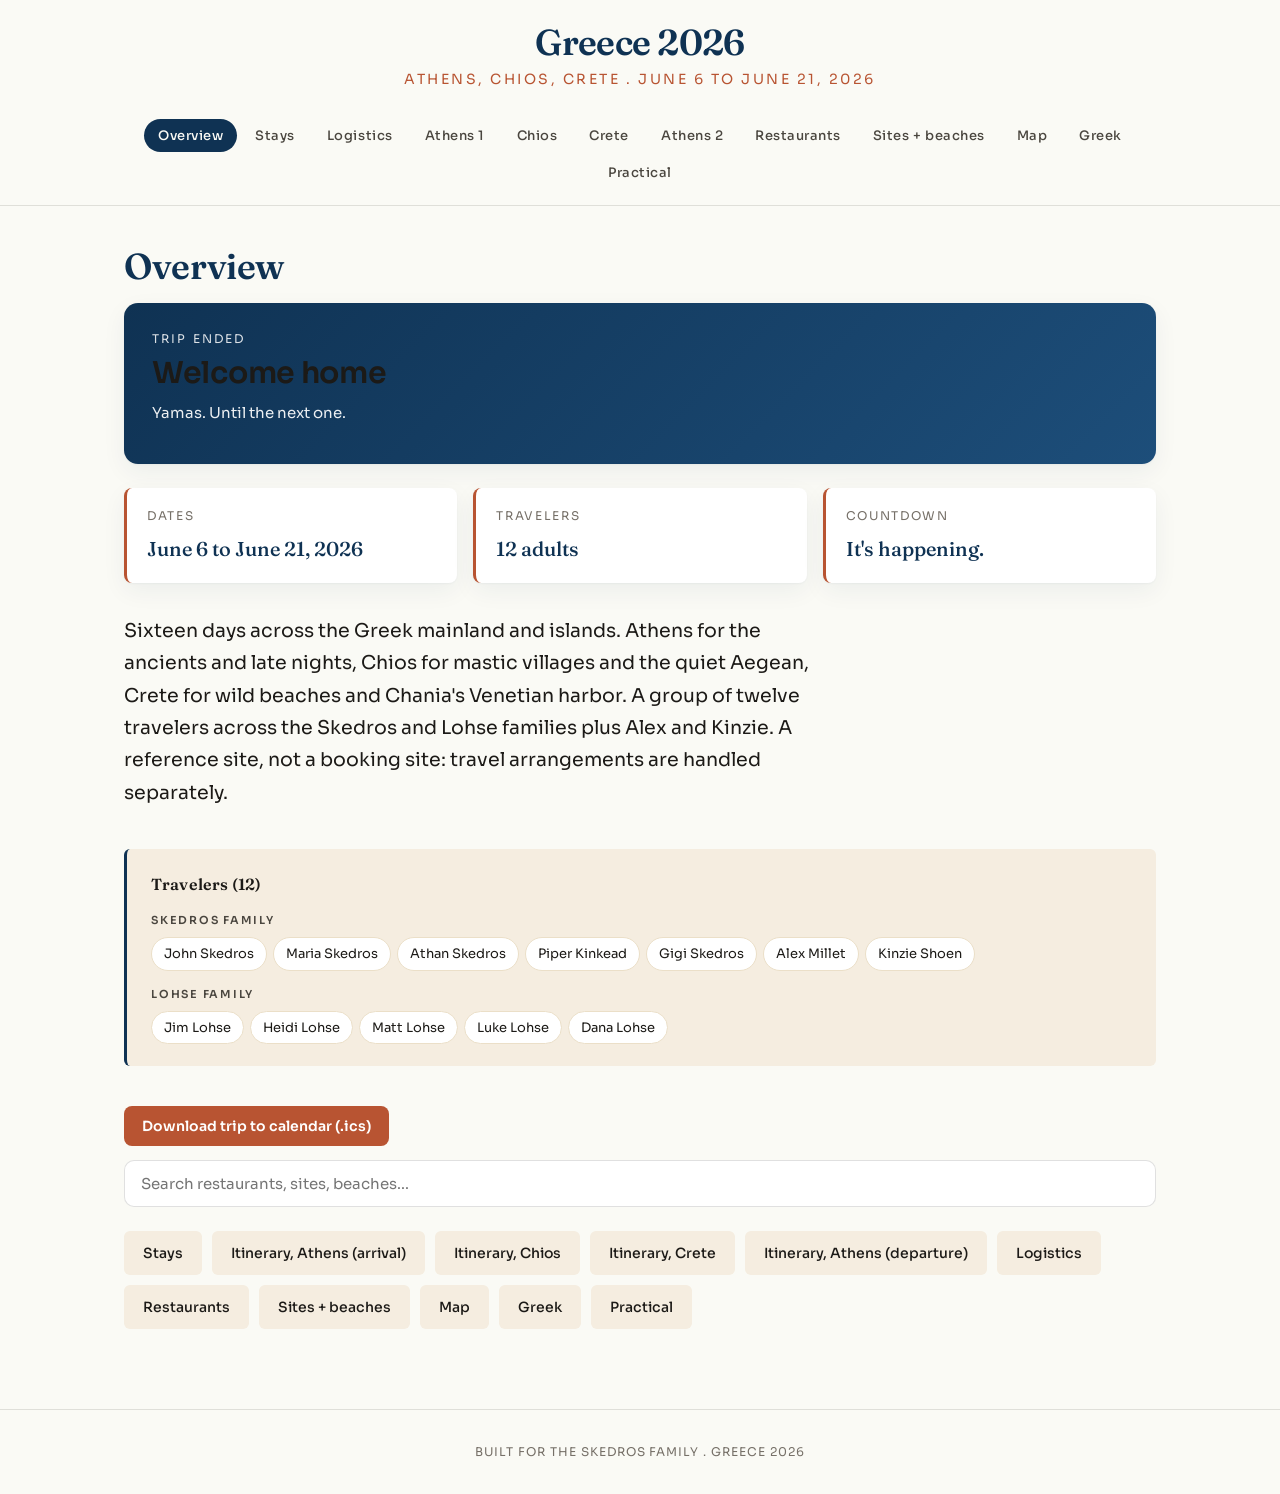
<file: index.html>
<!DOCTYPE html>
<html lang="en">
<head>
  <meta charset="UTF-8">
  <meta name="viewport" content="width=device-width, initial-scale=1.0">
  <meta name="description" content="Greece 2026 trip planner. Athens, Chios, Crete. June 5 to 21.">
  <title>Greece 2026</title>

  <!-- Aggressive cleanup: remove any stale service worker from the old PWA version
       and force a one-time reload so fresh content is fetched. Runs BEFORE the rest
       of the page so cached scripts don't get a chance to run with old data. -->
  <script>
  (function () {
    if (sessionStorage.getItem('greece_sw_cleaned') === '1') return;
    if (!('serviceWorker' in navigator)) return;
    navigator.serviceWorker.getRegistrations().then(function (regs) {
      var hadSW = regs.length > 0;
      Promise.all(regs.map(function (r) { return r.unregister(); })).then(function () {
        var clearCaches = ('caches' in window)
          ? caches.keys().then(function (ns) { return Promise.all(ns.map(function (n) { return caches.delete(n); })); })
          : Promise.resolve();
        clearCaches.then(function () {
          if (hadSW) {
            sessionStorage.setItem('greece_sw_cleaned', '1');
            window.location.reload();
          }
        });
      });
    });
  })();
  </script>

  <!-- Fonts -->
  <link rel="preconnect" href="https://fonts.googleapis.com">
  <link rel="preconnect" href="https://fonts.gstatic.com" crossorigin>
  <link href="https://fonts.googleapis.com/css2?family=Fraunces:opsz,wght@9..144,400;9..144,500;9..144,600;9..144,700&family=Sora:wght@300;400;500;600;700&display=swap" rel="stylesheet">

  <!-- Styles -->
  <link rel="stylesheet" href="styles.css?v=20260601">
</head>
<body>

  <header class="site-header">
    <div class="layout">
      <div class="brand">
        <h1 class="brand__title">Greece 2026</h1>
        <p class="brand__sub">Loading...</p>
      </div>
      <nav class="nav">
        <button class="nav__btn is-active" data-target="section-overview">Overview</button>
        <button class="nav__btn" data-target="section-stays">Stays</button>
        <button class="nav__btn" data-target="section-logistics">Logistics</button>
        <button class="nav__btn" data-target="section-athens1">Athens 1</button>
        <button class="nav__btn" data-target="section-chios">Chios</button>
        <button class="nav__btn" data-target="section-crete">Crete</button>
        <button class="nav__btn" data-target="section-athens2">Athens 2</button>
        <button class="nav__btn" data-target="section-restaurants">Restaurants</button>
        <button class="nav__btn" data-target="section-sites">Sites + beaches</button>
        <button class="nav__btn" data-target="section-map">Map</button>
        <button class="nav__btn" data-target="section-phrases">Greek</button>
        <button class="nav__btn" data-target="section-budget">Practical</button>
      </nav>
    </div>
  </header>

  <main class="layout">
    <section id="section-overview" class="section is-active"></section>
    <section id="section-stays" class="section"></section>
    <section id="section-logistics" class="section"></section>
    <section id="section-athens1" class="section"></section>
    <section id="section-chios" class="section"></section>
    <section id="section-crete" class="section"></section>
    <section id="section-athens2" class="section"></section>
    <section id="section-restaurants" class="section"></section>
    <section id="section-sites" class="section"></section>
    <section id="section-map" class="section"></section>
    <section id="section-phrases" class="section"></section>
    <section id="section-budget" class="section"></section>
  </main>

  <footer class="site-footer">
    <div class="layout">Built for the Skedros family . Greece 2026</div>
  </footer>

  <script src="data.js?v=20260601"></script>
  <script src="app.js?v=20260601"></script>

</body>
</html>
</file>
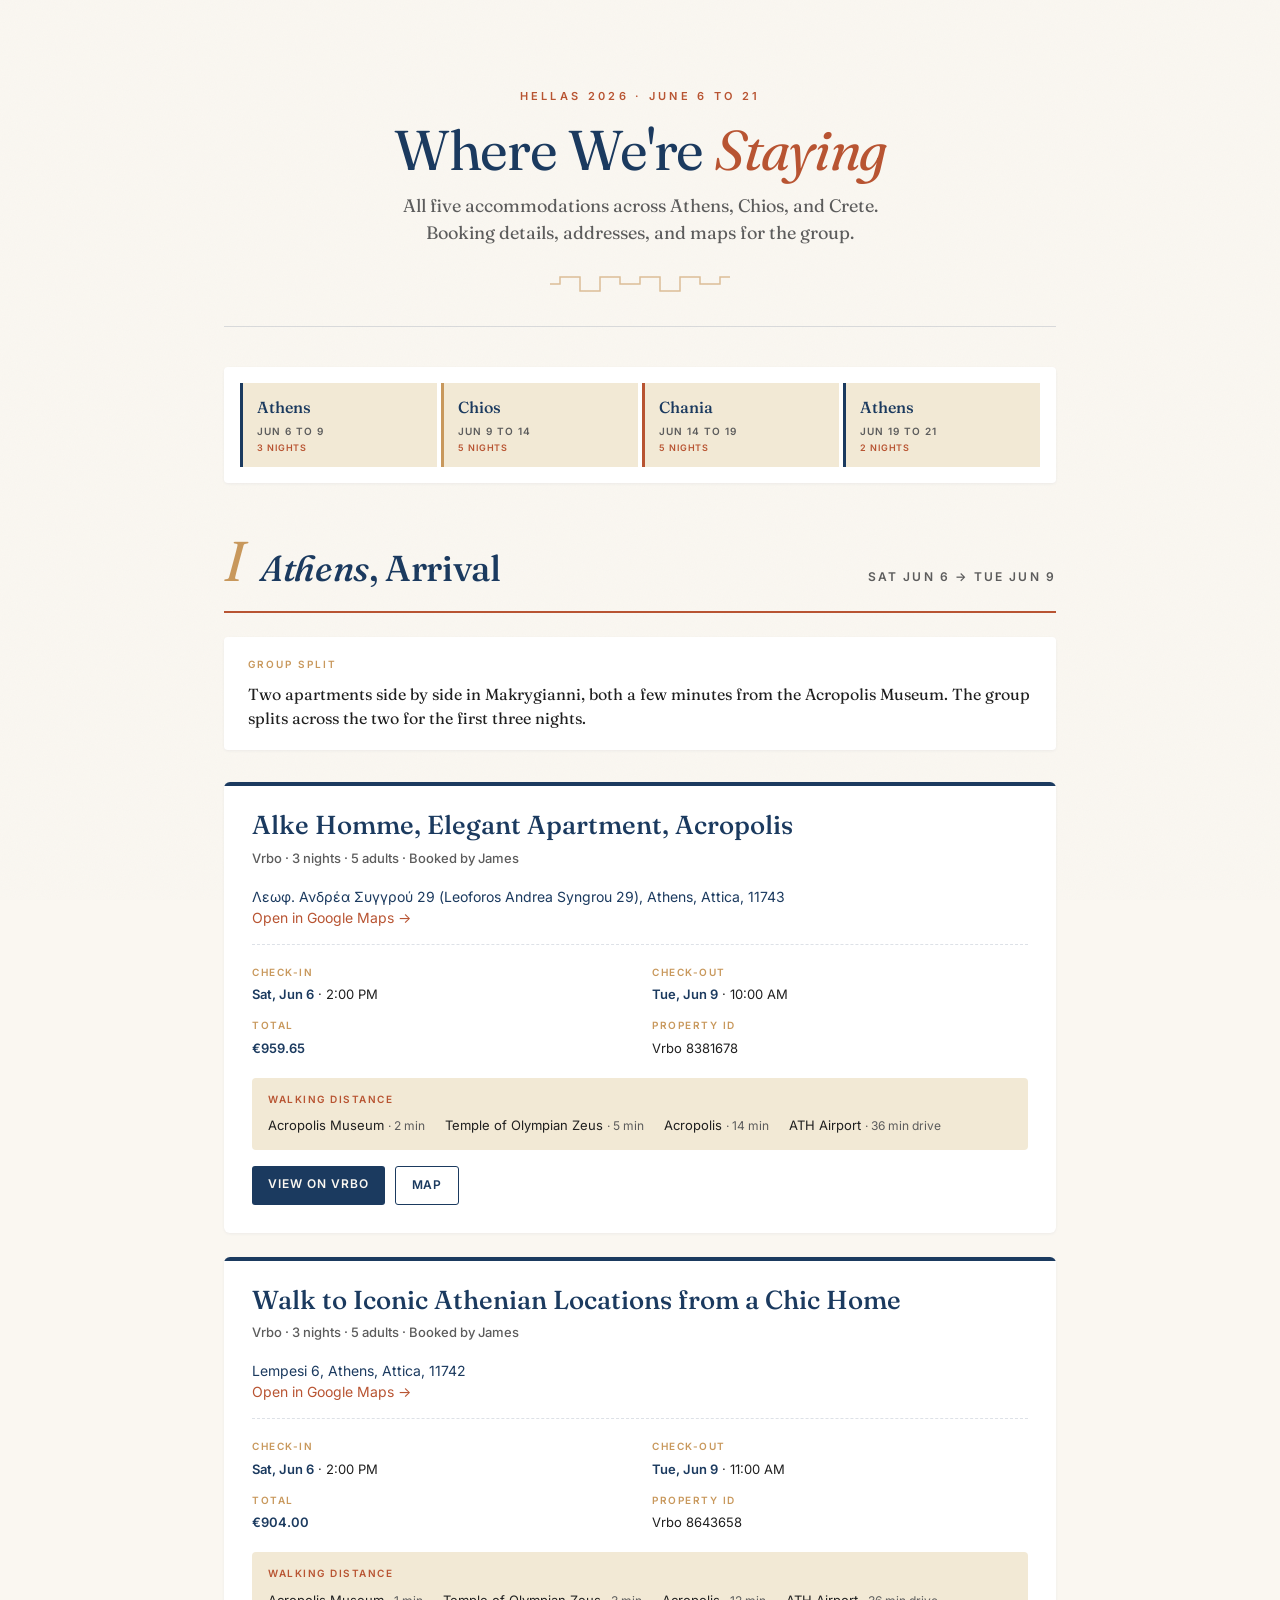
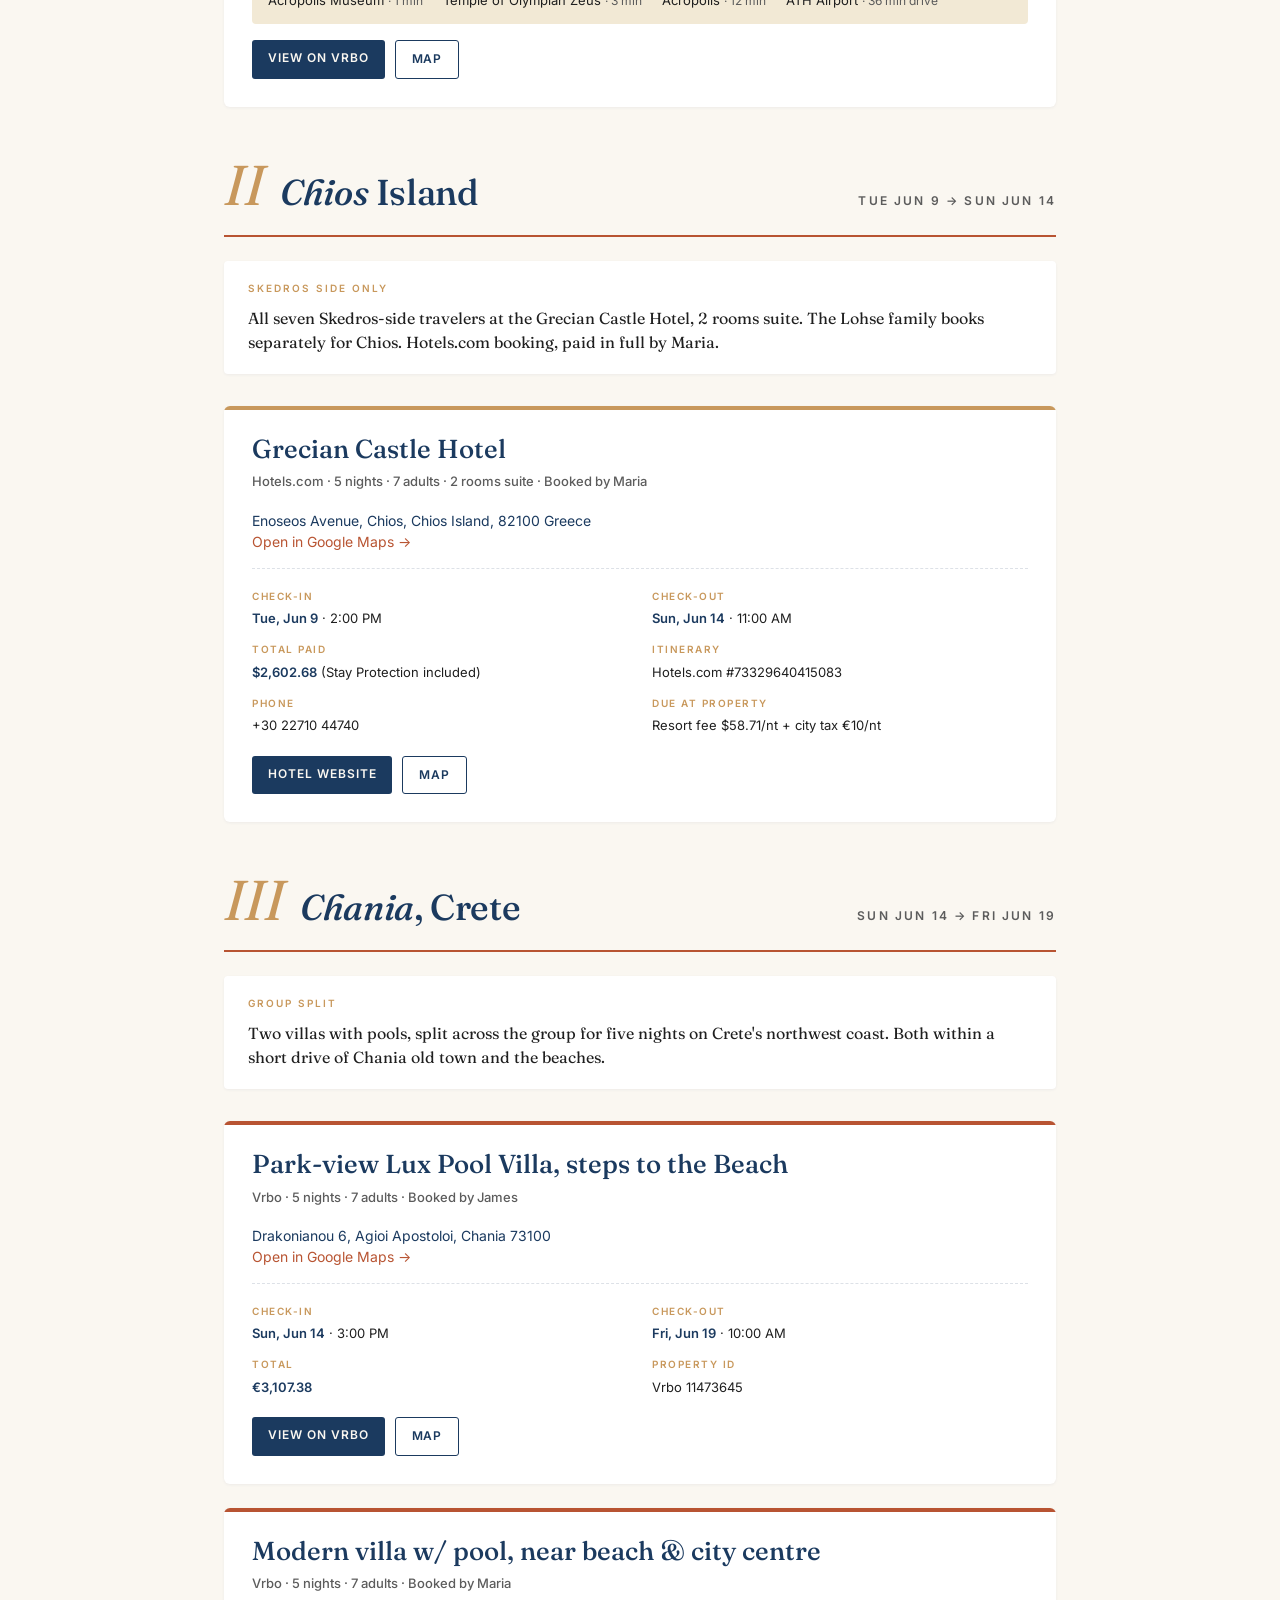
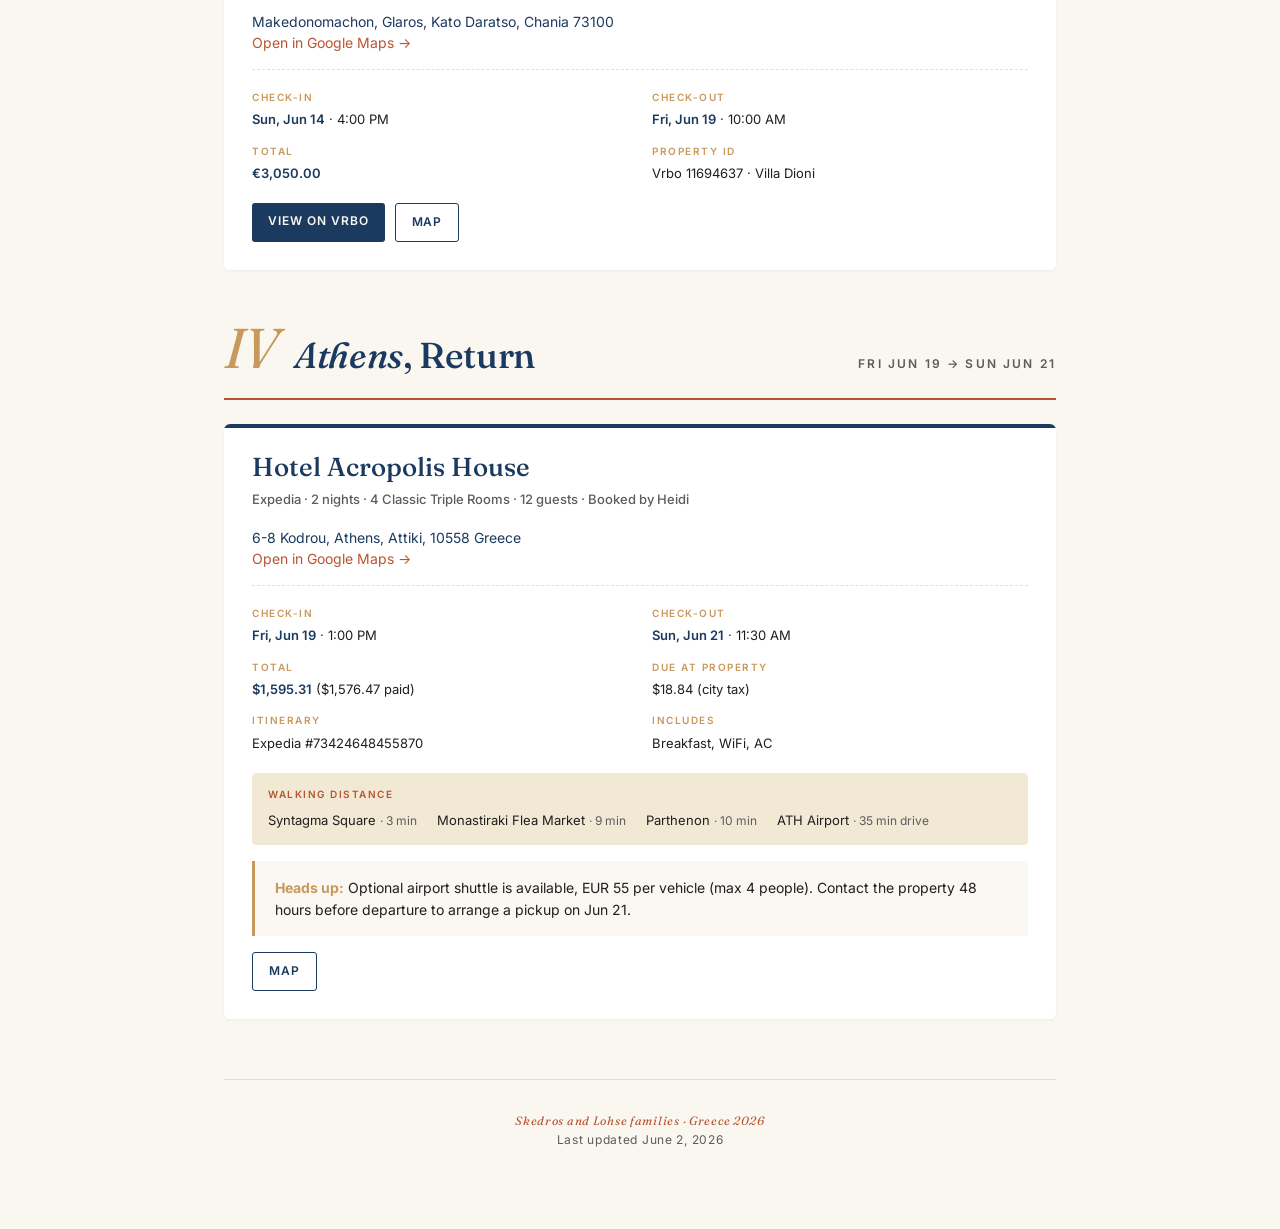
<file: stays.html>
<!DOCTYPE html>
<html lang="en">
<head>
<meta charset="UTF-8">
<meta name="viewport" content="width=device-width, initial-scale=1.0">
<meta name="theme-color" content="#1B3A5F">
<title>Greece 2026 · Where We're Staying</title>
<link rel="preconnect" href="https://fonts.googleapis.com">
<link rel="preconnect" href="https://fonts.gstatic.com" crossorigin>
<link href="https://fonts.googleapis.com/css2?family=Fraunces:opsz,wght@9..144,400;9..144,500;9..144,600&family=Inter:wght@400;500;600&display=swap" rel="stylesheet">
<style>
  :root {
    --navy: #1B3A5F;
    --navy-deep: #112740;
    --terracotta: #B85432;
    --terracotta-deep: #8A3A22;
    --gold: #C8985C;
    --gold-light: #E8C895;
    --cream: #FAF7F1;
    --cream-warm: #F2E9D5;
    --ink: #1F1F1F;
    --grey: #5C5C5C;
    --grey-light: #C8C0B5;
    --line: rgba(27, 58, 95, 0.15);
    --flag: #C95B3F;
  }
  * { box-sizing: border-box; margin: 0; padding: 0; }
  html { scroll-behavior: smooth; }
  body {
    font-family: 'Inter', system-ui, sans-serif;
    background: var(--cream);
    color: var(--ink);
    line-height: 1.55;
    -webkit-font-smoothing: antialiased;
  }

  /* Grain overlay */
  body::before {
    content: '';
    position: fixed; inset: 0;
    background-image: url("data:image/svg+xml,%3Csvg xmlns='http://www.w3.org/2000/svg' width='240' height='240'%3E%3Cfilter id='n'%3E%3CfeTurbulence type='fractalNoise' baseFrequency='0.85'/%3E%3C/filter%3E%3Crect width='240' height='240' filter='url(%23n)' opacity='0.25'/%3E%3C/svg%3E");
    mix-blend-mode: multiply;
    opacity: 0.12;
    pointer-events: none;
    z-index: 1;
  }

  .container {
    max-width: 880px;
    margin: 0 auto;
    padding: 48px 24px 80px;
    position: relative;
    z-index: 2;
  }

  /* ===== Header ===== */
  header.hero {
    text-align: center;
    padding: 40px 0 32px;
    border-bottom: 1px solid var(--line);
    margin-bottom: 40px;
  }
  .kicker {
    font-size: 11px;
    font-weight: 600;
    letter-spacing: 0.3em;
    text-transform: uppercase;
    color: var(--terracotta);
    margin-bottom: 16px;
  }
  h1 {
    font-family: 'Fraunces', serif;
    font-weight: 400;
    font-size: clamp(36px, 8vw, 56px);
    line-height: 1.05;
    letter-spacing: -0.02em;
    color: var(--navy);
    margin-bottom: 12px;
  }
  h1 .it { font-style: italic; color: var(--terracotta); font-weight: 400; }

  .hero p {
    font-family: 'Fraunces', serif;
    font-size: clamp(15px, 2.2vw, 18px);
    color: var(--grey);
    max-width: 540px;
    margin: 0 auto;
    line-height: 1.5;
  }

  .meander {
    width: 180px;
    height: 20px;
    margin: 28px auto 0;
    background-image: url("data:image/svg+xml,%3Csvg xmlns='http://www.w3.org/2000/svg' width='80' height='20' viewBox='0 0 80 20'%3E%3Cpath d='M0 10 H10 V3 H30 V17 H50 V3 H70 V10 H80' fill='none' stroke='%23C8985C' stroke-width='1.5'/%3E%3C/svg%3E");
    background-repeat: repeat-x;
    opacity: 0.6;
  }

  /* ===== Timeline strip ===== */
  .timeline {
    display: flex;
    gap: 4px;
    margin-bottom: 48px;
    padding: 16px;
    background: white;
    border-radius: 4px;
    box-shadow: 0 1px 3px rgba(27, 58, 95, 0.06);
    overflow-x: auto;
  }
  .tl-leg {
    flex: 1;
    min-width: 110px;
    padding: 12px 14px;
    border-left: 3px solid var(--navy);
    background: var(--cream-warm);
  }
  .tl-leg.is-chios { border-left-color: var(--gold); }
  .tl-leg.is-crete { border-left-color: var(--terracotta); }
  .tl-leg.is-flagged { border-left-color: var(--flag); background: rgba(201, 91, 63, 0.08); }
  .tl-leg__city {
    font-family: 'Fraunces', serif;
    font-size: 16px;
    font-weight: 500;
    color: var(--navy);
  }
  .tl-leg__dates {
    font-size: 10px;
    font-weight: 600;
    letter-spacing: 0.1em;
    text-transform: uppercase;
    color: var(--grey);
    margin-top: 4px;
  }
  .tl-leg__nights {
    font-size: 9px;
    letter-spacing: 0.1em;
    text-transform: uppercase;
    color: var(--terracotta);
    margin-top: 2px;
    font-weight: 600;
  }

  /* ===== Section heading ===== */
  .section-head {
    margin: 56px 0 24px;
    padding-bottom: 14px;
    border-bottom: 2px solid var(--terracotta);
    display: flex;
    align-items: baseline;
    gap: 16px;
    flex-wrap: wrap;
  }
  .section-head__num {
    font-family: 'Fraunces', serif;
    font-style: italic;
    font-size: 56px;
    color: var(--gold);
    line-height: 0.8;
  }
  .section-head__city {
    font-family: 'Fraunces', serif;
    font-size: clamp(28px, 5vw, 36px);
    font-weight: 500;
    color: var(--navy);
    letter-spacing: -0.01em;
  }
  .section-head__city .it { font-style: italic; }
  .section-head__dates {
    font-size: 12px;
    font-weight: 600;
    letter-spacing: 0.18em;
    text-transform: uppercase;
    color: var(--grey);
    margin-left: auto;
  }

  /* ===== Stay card ===== */
  .stay {
    background: white;
    border-radius: 6px;
    box-shadow: 0 1px 3px rgba(27, 58, 95, 0.06);
    margin-bottom: 24px;
    overflow: hidden;
  }
  .stay__band {
    height: 4px;
    background: var(--navy);
  }
  .stay.is-chios .stay__band { background: var(--gold); }
  .stay.is-crete .stay__band { background: var(--terracotta); }
  .stay.is-flagged .stay__band { background: var(--flag); }

  .stay__body { padding: 24px 28px 28px; }

  .stay__title {
    font-family: 'Fraunces', serif;
    font-size: clamp(20px, 3.5vw, 26px);
    font-weight: 500;
    color: var(--navy);
    line-height: 1.2;
    margin-bottom: 6px;
  }
  .stay__sub {
    font-size: 13px;
    color: var(--grey);
    margin-bottom: 18px;
    font-weight: 500;
  }
  .stay__addr {
    font-size: 14px;
    color: var(--navy);
    margin-bottom: 20px;
    padding-bottom: 16px;
    border-bottom: 1px dashed var(--line);
    line-height: 1.5;
  }
  .stay__addr a {
    color: var(--terracotta);
    text-decoration: none;
    border-bottom: 1px solid transparent;
    transition: border 0.2s;
  }
  .stay__addr a:hover { border-bottom-color: var(--terracotta); }

  .stay__grid {
    display: grid;
    grid-template-columns: repeat(2, 1fr);
    gap: 14px 24px;
    margin-bottom: 20px;
  }
  .stay__field {
    font-size: 13px;
  }
  .stay__label {
    display: block;
    font-size: 10px;
    font-weight: 600;
    letter-spacing: 0.15em;
    text-transform: uppercase;
    color: var(--gold);
    margin-bottom: 4px;
  }
  .stay__value { color: var(--ink); }
  .stay__value strong { font-weight: 600; color: var(--navy); }

  .stay__nearby {
    background: var(--cream-warm);
    padding: 14px 16px;
    border-radius: 4px;
    margin-bottom: 16px;
  }
  .stay__nearby-label {
    font-size: 10px;
    font-weight: 600;
    letter-spacing: 0.15em;
    text-transform: uppercase;
    color: var(--terracotta);
    margin-bottom: 8px;
  }
  .stay__nearby-list {
    display: flex;
    flex-wrap: wrap;
    gap: 12px 20px;
    font-size: 13px;
    color: var(--ink);
  }
  .stay__nearby-list span {
    display: inline-flex;
    align-items: baseline;
    gap: 4px;
  }
  .stay__nearby-list em {
    font-style: normal;
    color: var(--grey);
    font-size: 12px;
  }

  .stay__cta {
    display: flex;
    gap: 10px;
    flex-wrap: wrap;
  }
  .btn {
    display: inline-block;
    padding: 9px 16px;
    border-radius: 3px;
    font-size: 12px;
    font-weight: 600;
    letter-spacing: 0.08em;
    text-transform: uppercase;
    text-decoration: none;
    transition: all 0.2s;
  }
  .btn--primary {
    background: var(--navy);
    color: var(--cream);
  }
  .btn--primary:hover { background: var(--terracotta); }
  .btn--secondary {
    background: white;
    color: var(--navy);
    border: 1px solid var(--navy);
  }
  .btn--secondary:hover { background: var(--navy); color: var(--cream); }

  /* Flagged stay */
  .flag-note {
    background: rgba(201, 91, 63, 0.08);
    border-left: 3px solid var(--flag);
    padding: 16px 20px;
    border-radius: 0 4px 4px 0;
    margin: 16px 0;
    font-size: 14px;
    line-height: 1.55;
    color: var(--ink);
  }
  .flag-note strong { color: var(--flag); }

  /* Group split panel */
  .split {
    background: white;
    padding: 20px 24px;
    border-radius: 4px;
    margin: 20px 0 32px;
    box-shadow: 0 1px 3px rgba(27, 58, 95, 0.06);
  }
  .split__label {
    font-size: 10px;
    font-weight: 600;
    letter-spacing: 0.2em;
    text-transform: uppercase;
    color: var(--gold);
    margin-bottom: 10px;
  }
  .split__text {
    font-family: 'Fraunces', serif;
    font-size: 16px;
    line-height: 1.5;
    color: var(--ink);
  }

  /* Footer */
  footer {
    text-align: center;
    margin-top: 60px;
    padding-top: 32px;
    border-top: 1px solid var(--line);
    font-size: 12px;
    color: var(--grey);
    letter-spacing: 0.06em;
  }
  footer em {
    font-family: 'Fraunces', serif;
    font-style: italic;
    color: var(--terracotta);
  }

  /* Mobile */
  @media (max-width: 600px) {
    .container { padding: 32px 16px 60px; }
    .stay__body { padding: 20px 18px 22px; }
    .stay__grid { grid-template-columns: 1fr; gap: 12px; }
    .section-head { flex-direction: column; align-items: flex-start; gap: 8px; }
    .section-head__num { font-size: 44px; }
    .section-head__dates { margin-left: 0; }
    .timeline { padding: 12px; gap: 3px; }
    .tl-leg { padding: 10px 10px; min-width: 95px; }
  }

  /* Print */
  @media print {
    body { background: white; }
    body::before { display: none; }
    .stay, .timeline, .split { box-shadow: none; border: 1px solid var(--line); }
    .btn { display: none; }
    .container { padding: 20px; }
  }
</style>
</head>
<body>
<div class="container">

  <header class="hero">
    <div class="kicker">Hellas 2026 · June 6 to 21</div>
    <h1>Where We're <span class="it">Staying</span></h1>
    <p>All five accommodations across Athens, Chios, and Crete. Booking details, addresses, and maps for the group.</p>
    <div class="meander"></div>
  </header>

  <!-- Timeline strip -->
  <div class="timeline" aria-label="Trip timeline">
    <div class="tl-leg">
      <div class="tl-leg__city">Athens</div>
      <div class="tl-leg__dates">Jun 6 to 9</div>
      <div class="tl-leg__nights">3 Nights</div>
    </div>
    <div class="tl-leg is-chios">
      <div class="tl-leg__city">Chios</div>
      <div class="tl-leg__dates">Jun 9 to 14</div>
      <div class="tl-leg__nights">5 Nights</div>
    </div>
    <div class="tl-leg is-crete">
      <div class="tl-leg__city">Chania</div>
      <div class="tl-leg__dates">Jun 14 to 19</div>
      <div class="tl-leg__nights">5 Nights</div>
    </div>
    <div class="tl-leg">
      <div class="tl-leg__city">Athens</div>
      <div class="tl-leg__dates">Jun 19 to 21</div>
      <div class="tl-leg__nights">2 Nights</div>
    </div>
  </div>

  <!-- ============ ATHENS ============ -->
  <div class="section-head">
    <div class="section-head__num">I</div>
    <div class="section-head__city"><span class="it">Athens</span>, Arrival</div>
    <div class="section-head__dates">Sat Jun 6 → Tue Jun 9</div>
  </div>

  <div class="split">
    <div class="split__label">Group split</div>
    <div class="split__text">Two apartments side by side in Makrygianni, both a few minutes from the Acropolis Museum. The group splits across the two for the first three nights.</div>
  </div>

  <!-- Athens Stay 1 -->
  <div class="stay">
    <div class="stay__band"></div>
    <div class="stay__body">
      <div class="stay__title">Alke Homme, Elegant Apartment, Acropolis</div>
      <div class="stay__sub">Vrbo · 3 nights · 5 adults · Booked by James</div>
      <div class="stay__addr">
        Λεωφ. Ανδρέα Συγγρού 29 (Leoforos Andrea Syngrou 29), Athens, Attica, 11743<br>
        <a href="https://www.google.com/maps/search/?api=1&query=Leoforos+Andrea+Syngrou+29+Athens+11743+Greece" target="_blank" rel="noopener">Open in Google Maps →</a>
      </div>
      <div class="stay__grid">
        <div class="stay__field">
          <span class="stay__label">Check-In</span>
          <span class="stay__value"><strong>Sat, Jun 6</strong> · 2:00 PM</span>
        </div>
        <div class="stay__field">
          <span class="stay__label">Check-Out</span>
          <span class="stay__value"><strong>Tue, Jun 9</strong> · 10:00 AM</span>
        </div>
        <div class="stay__field">
          <span class="stay__label">Total</span>
          <span class="stay__value"><strong>€959.65</strong></span>
        </div>
        <div class="stay__field">
          <span class="stay__label">Property ID</span>
          <span class="stay__value">Vrbo 8381678</span>
        </div>
      </div>
      <div class="stay__nearby">
        <div class="stay__nearby-label">Walking distance</div>
        <div class="stay__nearby-list">
          <span>Acropolis Museum <em>· 2 min</em></span>
          <span>Temple of Olympian Zeus <em>· 5 min</em></span>
          <span>Acropolis <em>· 14 min</em></span>
          <span>ATH Airport <em>· 36 min drive</em></span>
        </div>
      </div>
      <div class="stay__cta">
        <a class="btn btn--primary" href="https://www.vrbo.com/8381678ha?dateless=true" target="_blank" rel="noopener">View on Vrbo</a>
        <a class="btn btn--secondary" href="https://www.google.com/maps/search/?api=1&query=Leoforos+Andrea+Syngrou+29+Athens+11743+Greece" target="_blank" rel="noopener">Map</a>
      </div>
    </div>
  </div>

  <!-- Athens Stay 2 -->
  <div class="stay">
    <div class="stay__band"></div>
    <div class="stay__body">
      <div class="stay__title">Walk to Iconic Athenian Locations from a Chic Home</div>
      <div class="stay__sub">Vrbo · 3 nights · 5 adults · Booked by James</div>
      <div class="stay__addr">
        Lempesi 6, Athens, Attica, 11742<br>
        <a href="https://www.google.com/maps/search/?api=1&query=Lempesi+6+Makrygianni+Athens+11742+Greece" target="_blank" rel="noopener">Open in Google Maps →</a>
      </div>
      <div class="stay__grid">
        <div class="stay__field">
          <span class="stay__label">Check-In</span>
          <span class="stay__value"><strong>Sat, Jun 6</strong> · 2:00 PM</span>
        </div>
        <div class="stay__field">
          <span class="stay__label">Check-Out</span>
          <span class="stay__value"><strong>Tue, Jun 9</strong> · 11:00 AM</span>
        </div>
        <div class="stay__field">
          <span class="stay__label">Total</span>
          <span class="stay__value"><strong>€904.00</strong></span>
        </div>
        <div class="stay__field">
          <span class="stay__label">Property ID</span>
          <span class="stay__value">Vrbo 8643658</span>
        </div>
      </div>
      <div class="stay__nearby">
        <div class="stay__nearby-label">Walking distance</div>
        <div class="stay__nearby-list">
          <span>Acropolis Museum <em>· 1 min</em></span>
          <span>Temple of Olympian Zeus <em>· 3 min</em></span>
          <span>Acropolis <em>· 12 min</em></span>
          <span>ATH Airport <em>· 36 min drive</em></span>
        </div>
      </div>
      <div class="stay__cta">
        <a class="btn btn--primary" href="https://www.vrbo.com/8643658ha?dateless=true" target="_blank" rel="noopener">View on Vrbo</a>
        <a class="btn btn--secondary" href="https://www.google.com/maps/search/?api=1&query=Lempesi+6+Makrygianni+Athens+11742+Greece" target="_blank" rel="noopener">Map</a>
      </div>
    </div>
  </div>

  <!-- ============ CHIOS ============ -->
  <div class="section-head">
    <div class="section-head__num">II</div>
    <div class="section-head__city"><span class="it">Chios</span> Island</div>
    <div class="section-head__dates">Tue Jun 9 → Sun Jun 14</div>
  </div>

  <div class="split">
    <div class="split__label">Skedros side only</div>
    <div class="split__text">All seven Skedros-side travelers at the Grecian Castle Hotel, 2 rooms suite. The Lohse family books separately for Chios. Hotels.com booking, paid in full by Maria.</div>
  </div>

  <div class="stay is-chios">
    <div class="stay__band"></div>
    <div class="stay__body">
      <div class="stay__title">Grecian Castle Hotel</div>
      <div class="stay__sub">Hotels.com · 5 nights · 7 adults · 2 rooms suite · Booked by Maria</div>
      <div class="stay__addr">
        Enoseos Avenue, Chios, Chios Island, 82100 Greece<br>
        <a href="https://www.google.com/maps/search/?api=1&query=Grecian+Castle+Hotel+Chios+Greece" target="_blank" rel="noopener">Open in Google Maps →</a>
      </div>
      <div class="stay__grid">
        <div class="stay__field">
          <span class="stay__label">Check-In</span>
          <span class="stay__value"><strong>Tue, Jun 9</strong> · 2:00 PM</span>
        </div>
        <div class="stay__field">
          <span class="stay__label">Check-Out</span>
          <span class="stay__value"><strong>Sun, Jun 14</strong> · 11:00 AM</span>
        </div>
        <div class="stay__field">
          <span class="stay__label">Total Paid</span>
          <span class="stay__value"><strong>$2,602.68</strong> (Stay Protection included)</span>
        </div>
        <div class="stay__field">
          <span class="stay__label">Itinerary</span>
          <span class="stay__value">Hotels.com #73329640415083</span>
        </div>
        <div class="stay__field">
          <span class="stay__label">Phone</span>
          <span class="stay__value">+30 22710 44740</span>
        </div>
        <div class="stay__field">
          <span class="stay__label">Due at Property</span>
          <span class="stay__value">Resort fee $58.71/nt + city tax €10/nt</span>
        </div>
      </div>
      <div class="stay__cta">
        <a class="btn btn--primary" href="https://www.greciancastle.gr" target="_blank" rel="noopener">Hotel Website</a>
        <a class="btn btn--secondary" href="https://www.google.com/maps/search/?api=1&query=Grecian+Castle+Hotel+Chios+Greece" target="_blank" rel="noopener">Map</a>
      </div>
    </div>
  </div>

  <!-- ============ CHANIA ============ -->
  <div class="section-head">
    <div class="section-head__num">III</div>
    <div class="section-head__city"><span class="it">Chania</span>, Crete</div>
    <div class="section-head__dates">Sun Jun 14 → Fri Jun 19</div>
  </div>

  <div class="split">
    <div class="split__label">Group split</div>
    <div class="split__text">Two villas with pools, split across the group for five nights on Crete's northwest coast. Both within a short drive of Chania old town and the beaches.</div>
  </div>

  <!-- Crete Villa 1 -->
  <div class="stay is-crete">
    <div class="stay__band"></div>
    <div class="stay__body">
      <div class="stay__title">Park-view Lux Pool Villa, steps to the Beach</div>
      <div class="stay__sub">Vrbo · 5 nights · 7 adults · Booked by James</div>
      <div class="stay__addr">
        Drakonianou 6, Agioi Apostoloi, Chania 73100<br>
        <a href="https://www.google.com/maps/search/?api=1&query=Drakonianou+6+Agioi+Apostoloi+Chania+73100+Greece" target="_blank" rel="noopener">Open in Google Maps →</a>
      </div>
      <div class="stay__grid">
        <div class="stay__field">
          <span class="stay__label">Check-In</span>
          <span class="stay__value"><strong>Sun, Jun 14</strong> · 3:00 PM</span>
        </div>
        <div class="stay__field">
          <span class="stay__label">Check-Out</span>
          <span class="stay__value"><strong>Fri, Jun 19</strong> · 10:00 AM</span>
        </div>
        <div class="stay__field">
          <span class="stay__label">Total</span>
          <span class="stay__value"><strong>€3,107.38</strong></span>
        </div>
        <div class="stay__field">
          <span class="stay__label">Property ID</span>
          <span class="stay__value">Vrbo 11473645</span>
        </div>
      </div>
      <div class="stay__cta">
        <a class="btn btn--primary" href="https://www.vrbo.com/11473645ha?dateless=true" target="_blank" rel="noopener">View on Vrbo</a>
        <a class="btn btn--secondary" href="https://www.google.com/maps/search/?api=1&query=Drakonianou+6+Agioi+Apostoloi+Chania+73100+Greece" target="_blank" rel="noopener">Map</a>
      </div>
    </div>
  </div>

  <!-- Crete Villa 2 -->
  <div class="stay is-crete">
    <div class="stay__band"></div>
    <div class="stay__body">
      <div class="stay__title">Modern villa w/ pool, near beach & city centre</div>
      <div class="stay__sub">Vrbo · 5 nights · 7 adults · Booked by Maria</div>
      <div class="stay__addr">
        Makedonomachon, Glaros, Kato Daratso, Chania 73100<br>
        <a href="https://www.google.com/maps/search/?api=1&query=Makedonomachon+Glaros+Kato+Daratso+Chania+73100+Greece" target="_blank" rel="noopener">Open in Google Maps →</a>
      </div>
      <div class="stay__grid">
        <div class="stay__field">
          <span class="stay__label">Check-In</span>
          <span class="stay__value"><strong>Sun, Jun 14</strong> · 4:00 PM</span>
        </div>
        <div class="stay__field">
          <span class="stay__label">Check-Out</span>
          <span class="stay__value"><strong>Fri, Jun 19</strong> · 10:00 AM</span>
        </div>
        <div class="stay__field">
          <span class="stay__label">Total</span>
          <span class="stay__value"><strong>€3,050.00</strong></span>
        </div>
        <div class="stay__field">
          <span class="stay__label">Property ID</span>
          <span class="stay__value">Vrbo 11694637 · Villa Dioni</span>
        </div>
      </div>
      <div class="stay__cta">
        <a class="btn btn--primary" href="https://www.vrbo.com/11694637ha?dateless=true" target="_blank" rel="noopener">View on Vrbo</a>
        <a class="btn btn--secondary" href="https://www.google.com/maps/search/?api=1&query=Makedonomachon+Glaros+Kato+Daratso+Chania+73100+Greece" target="_blank" rel="noopener">Map</a>
      </div>
    </div>
  </div>

  <!-- ============ ATHENS RETURN ============ -->
  <div class="section-head">
    <div class="section-head__num">IV</div>
    <div class="section-head__city"><span class="it">Athens</span>, Return</div>
    <div class="section-head__dates">Fri Jun 19 → Sun Jun 21</div>
  </div>

  <div class="stay">
    <div class="stay__band"></div>
    <div class="stay__body">
      <div class="stay__title">Hotel Acropolis House</div>
      <div class="stay__sub">Expedia · 2 nights · 4 Classic Triple Rooms · 12 guests · Booked by Heidi</div>
      <div class="stay__addr">
        6-8 Kodrou, Athens, Attiki, 10558 Greece<br>
        <a href="https://www.google.com/maps/search/?api=1&query=Hotel+Acropolis+House+6-8+Kodrou+Athens+10558" target="_blank" rel="noopener">Open in Google Maps →</a>
      </div>
      <div class="stay__grid">
        <div class="stay__field">
          <span class="stay__label">Check-In</span>
          <span class="stay__value"><strong>Fri, Jun 19</strong> · 1:00 PM</span>
        </div>
        <div class="stay__field">
          <span class="stay__label">Check-Out</span>
          <span class="stay__value"><strong>Sun, Jun 21</strong> · 11:30 AM</span>
        </div>
        <div class="stay__field">
          <span class="stay__label">Total</span>
          <span class="stay__value"><strong>$1,595.31</strong> ($1,576.47 paid)</span>
        </div>
        <div class="stay__field">
          <span class="stay__label">Due at Property</span>
          <span class="stay__value">$18.84 (city tax)</span>
        </div>
        <div class="stay__field">
          <span class="stay__label">Itinerary</span>
          <span class="stay__value">Expedia #73424648455870</span>
        </div>
        <div class="stay__field">
          <span class="stay__label">Includes</span>
          <span class="stay__value">Breakfast, WiFi, AC</span>
        </div>
      </div>
      <div class="stay__nearby">
        <div class="stay__nearby-label">Walking distance</div>
        <div class="stay__nearby-list">
          <span>Syntagma Square <em>· 3 min</em></span>
          <span>Monastiraki Flea Market <em>· 9 min</em></span>
          <span>Parthenon <em>· 10 min</em></span>
          <span>ATH Airport <em>· 35 min drive</em></span>
        </div>
      </div>
      <div class="flag-note" style="border-left-color: var(--gold); background: rgba(200, 152, 92, 0.08);">
        <strong style="color: var(--gold);">Heads up:</strong> Optional airport shuttle is available, EUR 55 per vehicle (max 4 people). Contact the property 48 hours before departure to arrange a pickup on Jun 21.
      </div>
      <div class="stay__cta">
        <a class="btn btn--secondary" href="https://www.google.com/maps/search/?api=1&query=Hotel+Acropolis+House+6-8+Kodrou+Athens+10558" target="_blank" rel="noopener">Map</a>
      </div>
    </div>
  </div>

  <footer>
    <em>Skedros and Lohse families · Greece 2026</em><br>
    Last updated June 2, 2026
  </footer>

</div>
</body>
</html>
</file>
<file: styles.css>
/* =========================================================================
   GREECE 2026, styles.css
   Editorial Mediterranean. Readable type, generous whitespace, clear hierarchy.
   ========================================================================= */

:root {
  --aegean: #1d4e7a;
  --aegean-deep: #0f3253;
  --aegean-light: #4a82ad;
  --terracotta: #b85432;
  --terracotta-deep: #8a3a20;
  --cream: #f5ede0;
  --cream-deep: #ebdfc8;
  --olive: #6b7843;
  --gold: #c69a3b;
  --ink: #1c1a17;
  --ink-soft: #4a463f;
  --ink-mute: #767068;
  --paper: #fafaf5;
  --paper-card: #ffffff;
  --rule: rgba(28, 26, 23, 0.12);
  --highlight: rgba(198, 154, 59, 0.18);
  --highlight-edge: rgba(198, 154, 59, 0.45);
  --shadow: 0 1px 2px rgba(15, 50, 83, 0.04), 0 8px 24px rgba(15, 50, 83, 0.06);
  --shadow-strong: 0 4px 12px rgba(15, 50, 83, 0.08), 0 16px 48px rgba(15, 50, 83, 0.1);
}

/* -------------------- base -------------------- */

* { box-sizing: border-box; }

html { -webkit-text-size-adjust: 100%; }

body {
  margin: 0;
  background: var(--paper);
  color: var(--ink);
  font-family: 'Sora', 'Helvetica Neue', Arial, sans-serif;
  font-size: 17px;
  line-height: 1.65;
  -webkit-font-smoothing: antialiased;
  -moz-osx-font-smoothing: grayscale;
}

h1, h2, h3, h4, h5 {
  font-family: 'Fraunces', Georgia, serif;
  font-weight: 600;
  color: var(--ink);
  letter-spacing: -0.01em;
  margin: 0;
}

p { margin: 0 0 1em 0; }

a { color: var(--aegean); text-decoration: none; }
a:hover { color: var(--terracotta); text-decoration: underline; }

button {
  font-family: inherit;
  cursor: pointer;
  border: none;
  background: none;
  color: inherit;
}

/* -------------------- layout -------------------- */

.layout {
  max-width: 1080px;
  margin: 0 auto;
  padding: 0 24px;
}

/* -------------------- header -------------------- */

.site-header {
  border-bottom: 1px solid var(--rule);
  background: var(--paper);
  position: sticky;
  top: 0;
  z-index: 50;
  backdrop-filter: blur(8px);
  -webkit-backdrop-filter: blur(8px);
}

.brand {
  padding: 24px 0 16px 0;
  text-align: center;
  cursor: pointer;
}

.brand__title {
  font-family: 'Fraunces', Georgia, serif;
  font-size: 36px;
  font-weight: 600;
  letter-spacing: -0.02em;
  color: var(--aegean-deep);
  line-height: 1.05;
  margin: 0 0 6px 0;
}

.brand__sub {
  font-size: 14px;
  text-transform: uppercase;
  letter-spacing: 0.18em;
  color: var(--terracotta);
  margin: 0;
}

.nav {
  display: flex;
  flex-wrap: wrap;
  gap: 4px;
  padding: 12px 0 16px 0;
  justify-content: center;
  overflow-x: auto;
}

.nav__btn {
  font-size: 13px;
  font-weight: 500;
  letter-spacing: 0.04em;
  padding: 8px 14px;
  color: var(--ink-soft);
  background: transparent;
  border-radius: 999px;
  transition: background 0.15s, color 0.15s;
  white-space: nowrap;
}

.nav__btn:hover { background: var(--cream-deep); color: var(--ink); }

.nav__btn.is-active {
  background: var(--aegean-deep);
  color: var(--paper);
}

.nav__btn--journey {
  background: var(--terracotta);
  color: #fff;
  text-decoration: none;
  display: inline-block;
}
.nav__btn--journey:hover {
  background: var(--terracotta-deep);
  color: #fff;
}

/* -------------------- sections -------------------- */

.section {
  display: none;
  padding: 40px 0 80px 0;
  animation: fadeIn 0.3s ease;
}
.section.is-active { display: block; }

@keyframes fadeIn { from { opacity: 0; transform: translateY(4px); } to { opacity: 1; transform: none; } }

.section__title {
  font-size: 36px;
  line-height: 1.15;
  margin: 0 0 12px 0;
  color: var(--aegean-deep);
}

.section__lede {
  font-size: 18px;
  line-height: 1.55;
  color: var(--ink-soft);
  max-width: 720px;
  margin: 0 0 32px 0;
  font-style: italic;
}

.subsection__title {
  font-size: 24px;
  margin: 40px 0 16px 0;
  color: var(--terracotta-deep);
}

/* -------------------- overview -------------------- */

.meta-grid {
  display: grid;
  grid-template-columns: repeat(auto-fit, minmax(220px, 1fr));
  gap: 16px;
  margin-bottom: 32px;
}

.meta-card {
  background: var(--paper-card);
  border-radius: 8px;
  padding: 18px 20px;
  box-shadow: var(--shadow);
  border-left: 3px solid var(--terracotta);
}

.meta-card__label {
  font-size: 12px;
  text-transform: uppercase;
  letter-spacing: 0.14em;
  color: var(--ink-mute);
  margin-bottom: 6px;
}

.meta-card__value {
  font-family: 'Fraunces', Georgia, serif;
  font-size: 20px;
  font-weight: 500;
  color: var(--aegean-deep);
}

.intro {
  font-size: 19px;
  line-height: 1.7;
  color: var(--ink);
  max-width: 720px;
  margin: 0 0 40px 0;
}

.travelers {
  margin: 0 0 40px 0;
  padding: 22px 24px;
  background: var(--cream);
  border-left: 3px solid var(--aegean-deep);
  border-radius: 6px;
}
.travelers__title {
  font-family: 'Fraunces', serif;
  font-weight: 600;
  font-size: 16px;
  color: var(--ink);
  margin: 0 0 14px 0;
  letter-spacing: 0.01em;
}
.travelers__group { margin-bottom: 14px; }
.travelers__group:last-child { margin-bottom: 0; }
.travelers__group-label {
  font-size: 11px;
  letter-spacing: 0.16em;
  text-transform: uppercase;
  color: var(--ink-soft);
  margin-bottom: 8px;
  font-weight: 600;
}
.travelers__list {
  display: flex;
  flex-wrap: wrap;
  gap: 6px;
}
.travelers__chip {
  font-size: 13px;
  padding: 5px 12px;
  background: #fff;
  border: 1px solid var(--cream-deep);
  border-radius: 100px;
  color: var(--ink);
  white-space: nowrap;
}

.quick-links {
  display: flex;
  flex-wrap: wrap;
  gap: 10px;
  margin-top: 24px;
}

.quick-link {
  background: var(--cream);
  border: 1px solid transparent;
  padding: 12px 18px;
  border-radius: 6px;
  font-size: 14px;
  font-weight: 500;
  color: var(--ink);
  transition: all 0.15s;
}

.quick-link:hover {
  background: var(--cream-deep);
  border-color: var(--aegean-light);
  color: var(--aegean-deep);
}

/* -------------------- stays -------------------- */

.stay-card {
  background: var(--paper-card);
  border-radius: 10px;
  padding: 28px;
  margin-bottom: 24px;
  box-shadow: var(--shadow);
  border-top: 4px solid var(--aegean);
}

.stay-card--confirmed { border-top-color: var(--olive); }
.stay-card--pending { border-top-color: var(--terracotta); }

.stay-card__header {
  display: flex;
  flex-wrap: wrap;
  justify-content: space-between;
  align-items: baseline;
  margin-bottom: 20px;
  padding-bottom: 16px;
  border-bottom: 1px solid var(--rule);
  gap: 10px;
}

.stay-card__label {
  font-family: 'Fraunces', Georgia, serif;
  font-size: 24px;
  font-weight: 600;
  color: var(--aegean-deep);
}

.stay-card__dates {
  font-size: 14px;
  color: var(--ink-mute);
  font-weight: 500;
}

.stay-card__grid {
  display: grid;
  grid-template-columns: repeat(auto-fit, minmax(240px, 1fr));
  gap: 14px 24px;
  margin-bottom: 16px;
}

.stay-field { display: flex; flex-direction: column; gap: 2px; }

.stay-field__label {
  font-size: 11px;
  text-transform: uppercase;
  letter-spacing: 0.12em;
  color: var(--ink-mute);
}

.stay-field__value {
  font-size: 15px;
  color: var(--ink);
}

.stay-card__notes {
  font-size: 14px;
  color: var(--ink-soft);
  font-style: italic;
  margin: 12px 0 16px 0;
  line-height: 1.55;
}

/* -------------------- emergency -------------------- */

.emer-grid {
  display: grid;
  grid-template-columns: repeat(auto-fit, minmax(240px, 1fr));
  gap: 12px;
  margin-bottom: 24px;
}

.emer-card {
  background: var(--paper-card);
  padding: 14px 16px;
  border-radius: 6px;
  border-left: 3px solid var(--terracotta);
  box-shadow: var(--shadow);
}

.emer-card__label {
  font-size: 12px;
  color: var(--ink-mute);
  text-transform: uppercase;
  letter-spacing: 0.08em;
  margin-bottom: 4px;
}

.emer-card__value {
  font-family: 'Fraunces', Georgia, serif;
  font-size: 20px;
  font-weight: 600;
  color: var(--aegean-deep);
  text-decoration: none;
}

.emer-card__value:hover { color: var(--terracotta); }

/* -------------------- logistics -------------------- */

.logistics-card {
  background: var(--paper-card);
  border-radius: 10px;
  padding: 24px 28px;
  margin-bottom: 20px;
  box-shadow: var(--shadow);
}

.logistics-card__head {
  display: flex;
  flex-wrap: wrap;
  justify-content: space-between;
  align-items: baseline;
  margin-bottom: 16px;
  padding-bottom: 12px;
  border-bottom: 1px solid var(--rule);
  gap: 10px;
}

.logistics-card__leg {
  font-family: 'Fraunces', Georgia, serif;
  font-size: 22px;
  font-weight: 600;
  color: var(--aegean-deep);
}

.logistics-card__date {
  font-size: 13px;
  color: var(--terracotta);
  font-weight: 500;
  text-transform: uppercase;
  letter-spacing: 0.1em;
}

.logistics-mode {
  padding: 14px 0;
  border-bottom: 1px dashed var(--rule);
}
.logistics-mode:last-child { border-bottom: none; padding-bottom: 0; }

.logistics-mode__name {
  font-weight: 600;
  font-size: 16px;
  color: var(--ink);
  margin-bottom: 2px;
}

.logistics-mode__meta {
  font-size: 13px;
  color: var(--ink-mute);
  margin-bottom: 8px;
}

.logistics-mode__notes {
  font-size: 14px;
  color: var(--ink-soft);
  line-height: 1.55;
  margin: 0 0 10px 0;
}

.tips-list {
  list-style: none;
  padding: 0;
  margin: 0 0 24px 0;
}

.tips-list li {
  padding: 10px 0 10px 24px;
  border-bottom: 1px solid var(--rule);
  font-size: 15px;
  color: var(--ink-soft);
  line-height: 1.55;
  position: relative;
}

.tips-list li::before {
  content: '◆';
  position: absolute;
  left: 0;
  top: 10px;
  color: var(--gold);
  font-size: 12px;
}

.tips-list li:last-child { border-bottom: none; }

/* -------------------- days -------------------- */

.day {
  background: var(--paper-card);
  border-radius: 12px;
  margin-bottom: 16px;
  box-shadow: var(--shadow);
  border-top: 4px solid var(--aegean);
  overflow: hidden;
}

/* Summary bar: always visible, click to expand */
.day__summary-bar {
  list-style: none;
  cursor: pointer;
  padding: 22px 28px;
  display: flex;
  align-items: center;
  justify-content: space-between;
  gap: 16px;
  transition: background-color 0.15s ease;
}
.day__summary-bar::-webkit-details-marker { display: none; }
.day__summary-bar:hover { background: rgba(31, 78, 120, 0.04); }

.day__summary-inner {
  flex: 1;
  min-width: 0;
}

.day__chevron {
  flex-shrink: 0;
  font-family: var(--font-display), serif;
  font-size: 28px;
  font-weight: 300;
  color: var(--aegean);
  line-height: 1;
  transition: transform 0.2s ease;
  user-select: none;
}
.day[open] .day__chevron {
  transform: rotate(45deg);
}

.day__body {
  padding: 4px 28px 28px 28px;
  border-top: 1px solid rgba(0,0,0,0.06);
}
.day[open] .day__body { padding-top: 20px; }

.day__head { margin-bottom: 24px; }

.day__city {
  font-size: 12px;
  text-transform: uppercase;
  letter-spacing: 0.18em;
  color: var(--terracotta);
  font-weight: 600;
  margin-bottom: 4px;
}

.day__date {
  font-size: 14px;
  color: var(--ink-mute);
  margin-bottom: 6px;
  font-weight: 500;
}

.day__title {
  font-size: 24px;
  line-height: 1.2;
  color: var(--aegean-deep);
  margin: 0;
}

.day__summary {
  font-size: 17px;
  line-height: 1.65;
  color: var(--ink);
  margin: 0 0 12px 0;
}

.day__weather {
  font-size: 14px;
  color: var(--ink-mute);
  font-style: italic;
  margin: 0 0 4px 0;
  padding: 8px 14px;
  background: var(--cream);
  border-radius: 6px;
  display: inline-block;
}

/* -------------------- slots -------------------- */

.slots { margin: 28px 0; }

.slot {
  padding: 24px 0;
  border-top: 1px solid var(--rule);
}
.slot:first-child { border-top: none; padding-top: 0; }

.slot__time {
  font-size: 12px;
  text-transform: uppercase;
  letter-spacing: 0.14em;
  color: var(--gold);
  font-weight: 600;
  margin-bottom: 6px;
}

.slot__headline {
  font-family: 'Fraunces', Georgia, serif;
  font-size: 20px;
  font-weight: 600;
  color: var(--aegean-deep);
  margin-bottom: 8px;
  line-height: 1.3;
}

.slot__description {
  font-size: 16px;
  line-height: 1.65;
  color: var(--ink);
  margin: 0 0 12px 0;
}

.slot__meta {
  font-size: 13px;
  color: var(--ink-mute);
  margin: 6px 0;
  font-style: italic;
}

.slot__tip {
  font-size: 14px;
  color: var(--ink-soft);
  background: var(--highlight);
  border-left: 3px solid var(--gold);
  padding: 8px 14px;
  border-radius: 4px;
  margin: 10px 0;
}

.slot__tip-label { font-weight: 600; color: var(--terracotta-deep); }

.slot__options, .slot__alts, .meal-options-wrap {
  margin-top: 16px;
  padding: 16px;
  background: var(--cream);
  border-radius: 8px;
}

.slot__alts { background: rgba(245, 237, 224, 0.5); }

.slot__options-title {
  font-size: 11px;
  text-transform: uppercase;
  letter-spacing: 0.14em;
  color: var(--terracotta-deep);
  margin: 0 0 12px 0;
  font-weight: 600;
}

.option {
  padding: 10px 0;
  border-top: 1px dashed rgba(28, 26, 23, 0.1);
}
.option:first-of-type { border-top: none; padding-top: 0; }

.option__name {
  font-weight: 600;
  font-size: 15px;
  color: var(--aegean-deep);
  margin-bottom: 4px;
}

.option__detail {
  font-size: 14px;
  line-height: 1.55;
  color: var(--ink-soft);
  margin: 0 0 6px 0;
}

/* Meal pills (inline restaurant references) */

.meal-options {
  display: flex;
  flex-wrap: wrap;
  gap: 6px;
  margin-top: 6px;
}

.meal-pill {
  display: inline-block;
  padding: 5px 12px;
  background: var(--paper-card);
  color: var(--aegean-deep);
  border: 1px solid var(--aegean-light);
  border-radius: 999px;
  font-size: 13px;
  font-weight: 500;
  text-decoration: none;
  transition: all 0.15s;
}

.meal-pill:hover {
  background: var(--aegean);
  color: var(--paper);
  border-color: var(--aegean);
  text-decoration: none;
}

.meal-pill--text {
  background: transparent;
  color: var(--ink-soft);
  border-style: dashed;
  cursor: default;
}

.meal-pill--text:hover {
  background: transparent;
  color: var(--ink-soft);
  border-color: var(--aegean-light);
}

/* Links row (a row of small button-style links) */

.links-row {
  display: flex;
  flex-wrap: wrap;
  gap: 8px;
  margin-top: 10px;
}

.link-btn {
  display: inline-block;
  padding: 6px 14px;
  background: var(--aegean);
  color: var(--paper);
  border-radius: 6px;
  font-size: 13px;
  font-weight: 500;
  text-decoration: none;
  transition: all 0.15s;
}

.link-btn:hover {
  background: var(--aegean-deep);
  color: var(--paper);
  text-decoration: none;
  transform: translateY(-1px);
}

/* Day meta grid (reservations / bring / walking) */

.day__meta-grid {
  display: grid;
  grid-template-columns: repeat(auto-fit, minmax(220px, 1fr));
  gap: 20px;
  margin-top: 28px;
  padding-top: 24px;
  border-top: 1px solid var(--rule);
}

.day__meta-block {}

.day__meta-title {
  font-size: 11px;
  text-transform: uppercase;
  letter-spacing: 0.14em;
  color: var(--terracotta);
  font-weight: 600;
  margin-bottom: 8px;
}

.meta-list {
  list-style: none;
  margin: 0;
  padding: 0;
}

.meta-list li {
  font-size: 14px;
  color: var(--ink-soft);
  padding: 4px 0;
  line-height: 1.5;
}

.meta-list li::before {
  content: '· ';
  color: var(--gold);
  font-weight: bold;
}

.day__walking {
  font-size: 14px;
  color: var(--ink-soft);
  margin: 0;
}

.day__tip {
  margin-top: 20px;
  padding: 14px 18px;
  background: var(--highlight);
  border-left: 3px solid var(--gold);
  border-radius: 4px;
  font-size: 15px;
  color: var(--ink);
  line-height: 1.55;
}

.day__tip-label {
  font-weight: 600;
  color: var(--terracotta-deep);
}

/* Day personal notes block */

.day__notes {
  margin-top: 24px;
  padding-top: 20px;
  border-top: 1px dashed var(--rule);
}

.day__notes-title {
  font-size: 11px;
  text-transform: uppercase;
  letter-spacing: 0.14em;
  color: var(--ink-mute);
  font-weight: 600;
  margin-bottom: 8px;
}

.day__notes-box {
  background: var(--cream);
  padding: 12px 14px;
  border-radius: 6px;
  font-size: 14px;
  color: var(--ink-soft);
  min-height: 50px;
}

.day__notes-box .editable {
  background: transparent;
  border: none;
  padding: 0;
  display: block;
  min-height: 30px;
}

/* -------------------- editable -------------------- */

.editable {
  background: var(--highlight);
  border-bottom: 1px dashed var(--highlight-edge);
  padding: 1px 6px;
  border-radius: 2px;
  cursor: text;
  display: inline-block;
  min-width: 30px;
  outline: none;
  transition: background 0.15s;
}

.editable:hover, .editable:focus {
  background: rgba(198, 154, 59, 0.32);
}

/* Checkbox items */

.check {
  display: flex;
  align-items: center;
  gap: 10px;
  padding: 6px 0;
  cursor: pointer;
  font-size: 15px;
  color: var(--ink-soft);
}

.check input[type="checkbox"] {
  width: 16px;
  height: 16px;
  accent-color: var(--aegean);
  cursor: pointer;
}

.check input[type="checkbox"]:checked + span {
  color: var(--ink-mute);
  text-decoration: line-through;
}

/* -------------------- entry cards (restaurants/sites/beaches) -------------------- */

.filter-row {
  display: flex;
  gap: 8px;
  margin-bottom: 28px;
  flex-wrap: wrap;
}

.filter-btn {
  padding: 8px 16px;
  border-radius: 999px;
  background: var(--cream);
  font-size: 13px;
  font-weight: 500;
  color: var(--ink-soft);
  transition: all 0.15s;
}

.filter-btn:hover { background: var(--cream-deep); color: var(--ink); }

.filter-btn.is-active {
  background: var(--aegean-deep);
  color: var(--paper);
}

.city-group-card {
  background: var(--paper-card);
  border-radius: 14px;
  margin-bottom: 20px;
  box-shadow: var(--shadow);
  border-top: 5px solid var(--aegean);
  overflow: hidden;
}

.city-group-card__summary {
  list-style: none;
  cursor: pointer;
  padding: 24px 30px;
  display: flex;
  align-items: center;
  justify-content: space-between;
  gap: 16px;
  transition: background-color 0.15s ease;
}
.city-group-card__summary::-webkit-details-marker { display: none; }
.city-group-card__summary:hover { background: rgba(31, 78, 120, 0.05); }

.city-group-card__sum-inner { flex: 1; min-width: 0; }

.city-group-card__name {
  font-family: var(--font-display), serif;
  font-size: 28px;
  font-weight: 600;
  color: var(--aegean-deep);
  margin: 0 0 4px 0;
  line-height: 1.15;
  letter-spacing: -0.005em;
}

.city-group-card__count {
  font-size: 13px;
  color: var(--ink-mute);
  font-weight: 500;
  text-transform: uppercase;
  letter-spacing: 0.08em;
}

.city-group-card__chevron {
  flex-shrink: 0;
  font-family: var(--font-display), serif;
  font-size: 32px;
  font-weight: 300;
  color: var(--aegean);
  line-height: 1;
  transition: transform 0.2s ease;
  user-select: none;
}
.city-group-card[open] .city-group-card__chevron { transform: rotate(45deg); }

.city-group-card__body {
  padding: 6px 22px 22px 22px;
  border-top: 1px solid rgba(0,0,0,0.06);
}
.city-group-card[open] .city-group-card__body { padding-top: 18px; }

.city-group-card__body .entry-card { margin-bottom: 12px; }
.city-group-card__body .entry-card:last-child { margin-bottom: 0; }

.entry-card {
  background: var(--paper-card);
  border-radius: 12px;
  margin-bottom: 16px;
  box-shadow: var(--shadow);
  border-top: 4px solid var(--terracotta);
  scroll-margin-top: 120px;
  overflow: hidden;
}

.entry-card__summary {
  list-style: none;
  cursor: pointer;
  padding: 22px 28px;
  display: flex;
  align-items: center;
  justify-content: space-between;
  gap: 16px;
  transition: background-color 0.15s ease;
}
.entry-card__summary::-webkit-details-marker { display: none; }
.entry-card__summary:hover { background: rgba(184, 84, 50, 0.05); }

.entry-card__sum-inner { flex: 1; min-width: 0; }

.entry-card__chevron {
  flex-shrink: 0;
  font-family: var(--font-display), serif;
  font-size: 28px;
  font-weight: 300;
  color: var(--terracotta);
  line-height: 1;
  transition: transform 0.2s ease;
  user-select: none;
}
.entry-card[open] .entry-card__chevron { transform: rotate(45deg); }

.entry-card__body {
  padding: 4px 28px 28px 28px;
  border-top: 1px solid rgba(0,0,0,0.06);
}
.entry-card[open] .entry-card__body { padding-top: 20px; }

.entry-card__head {
  margin-bottom: 12px;
}

.entry-card__name {
  font-family: var(--font-display), serif;
  font-size: 24px;
  font-weight: 600;
  color: var(--aegean-deep);
  margin: 0 0 10px 0;
  line-height: 1.2;
}

.entry-card__tags {
  display: flex;
  flex-wrap: wrap;
  gap: 6px;
}

.tag {
  display: inline-block;
  font-size: 11px;
  text-transform: uppercase;
  letter-spacing: 0.08em;
  padding: 3px 10px;
  border-radius: 4px;
  background: var(--cream-deep);
  color: var(--ink-soft);
  font-weight: 500;
}

.tag--cuisine {
  background: rgba(184, 84, 50, 0.12);
  color: var(--terracotta-deep);
}

.tag--source {
  background: rgba(31, 78, 120, 0.10);
  color: var(--aegean);
  text-transform: none;
  letter-spacing: 0.02em;
  font-style: italic;
}

.entry-card__desc {
  font-size: 16px;
  line-height: 1.65;
  color: var(--ink);
  margin: 0 0 12px 0;
}

.entry-card__why {
  font-size: 14px;
  color: var(--ink-soft);
  padding: 8px 14px;
  background: rgba(107, 120, 67, 0.08);
  border-left: 3px solid var(--olive);
  border-radius: 4px;
  margin: 0 0 14px 0;
  line-height: 1.55;
}

.entry-card__why-label {
  font-weight: 600;
  color: var(--olive);
}

.entry-card__info {
  display: grid;
  grid-template-columns: repeat(auto-fit, minmax(180px, 1fr));
  gap: 6px 16px;
  margin: 12px 0;
  padding: 10px 0;
  border-top: 1px dashed var(--rule);
  border-bottom: 1px dashed var(--rule);
}

.info-bit { font-size: 14px; line-height: 1.45; color: var(--ink-soft); }

.info-bit__label {
  color: var(--ink-mute);
  font-weight: 500;
  font-size: 12px;
  text-transform: uppercase;
  letter-spacing: 0.06em;
}

.info-bit__value { color: var(--ink); }

.entry-card__sig, .entry-card__bestfor {
  margin: 10px 0;
  font-size: 13px;
  color: var(--ink-soft);
  display: flex;
  flex-wrap: wrap;
  align-items: center;
  gap: 6px;
}

.entry-card__sig-label {
  font-weight: 600;
  text-transform: uppercase;
  font-size: 11px;
  letter-spacing: 0.1em;
  color: var(--ink-mute);
  margin-right: 6px;
}

.chip {
  display: inline-block;
  padding: 3px 10px;
  background: var(--cream);
  border-radius: 4px;
  font-size: 12px;
  color: var(--terracotta-deep);
  font-weight: 500;
}

.chip--alt {
  background: rgba(74, 130, 173, 0.1);
  color: var(--aegean-deep);
}

.entry-card__tip {
  font-size: 13px;
  color: var(--ink-soft);
  padding: 8px 12px;
  background: var(--highlight);
  border-radius: 4px;
  margin: 10px 0;
  line-height: 1.5;
}

/* -------------------- budget -------------------- */

.budget-table {
  width: 100%;
  border-collapse: collapse;
  background: var(--paper-card);
  border-radius: 10px;
  overflow: hidden;
  box-shadow: var(--shadow);
  margin-bottom: 40px;
}

.budget-table th {
  background: var(--aegean-deep);
  color: var(--paper);
  font-family: 'Fraunces', Georgia, serif;
  font-weight: 600;
  text-align: left;
  padding: 14px 18px;
  font-size: 14px;
  letter-spacing: 0.02em;
}

.budget-table td {
  padding: 12px 18px;
  border-top: 1px solid var(--rule);
  font-size: 15px;
  color: var(--ink);
}

.budget-table tr:nth-child(even) td { background: rgba(245, 237, 224, 0.3); }

.budget-table__totals td {
  font-weight: 700;
  background: var(--cream-deep) !important;
  font-size: 16px;
  color: var(--aegean-deep);
}

/* -------------------- packing -------------------- */

.packing-card {
  background: var(--paper-card);
  border-radius: 10px;
  padding: 24px;
  margin-bottom: 18px;
  box-shadow: var(--shadow);
}

.packing-card__title {
  font-size: 18px;
  color: var(--aegean-deep);
  margin: 0 0 12px 0;
  padding-bottom: 10px;
  border-bottom: 1px solid var(--rule);
}

.packing-list {
  display: grid;
  grid-template-columns: repeat(auto-fit, minmax(220px, 1fr));
  gap: 2px 24px;
}

/* -------------------- phrases -------------------- */

.phrases-card {
  background: var(--paper-card);
  border-radius: 10px;
  padding: 24px;
  margin-bottom: 18px;
  box-shadow: var(--shadow);
}

.phrases-card__title {
  font-size: 22px;
  color: var(--aegean-deep);
  margin: 0 0 6px 0;
  font-family: var(--font-display), serif;
}

.phrases-card__lede {
  font-size: 14px;
  color: var(--ink-mute);
  line-height: 1.55;
  margin: 0 0 14px 0;
  font-style: italic;
}

.phrases-table { width: 100%; border-collapse: collapse; }

.phrases-table__h {
  text-align: left;
  font-size: 10px;
  text-transform: uppercase;
  letter-spacing: 0.14em;
  color: var(--ink-mute);
  font-weight: 600;
  padding: 8px 12px 10px 12px;
  border-bottom: 2px solid var(--aegean);
}

.phrases-table td {
  padding: 10px 12px;
  border-top: 1px solid var(--rule);
  font-size: 14px;
  vertical-align: top;
}

.phrases-table tbody tr:first-child td { border-top: none; }
.phrases-table tbody tr:nth-child(even) { background: rgba(0,0,0,0.015); }

.phrases-table__gr {
  font-family: 'Fraunces', Georgia, serif;
  font-size: 17px;
  color: var(--aegean-deep);
  width: 28%;
  font-weight: 500;
}

.phrases-table__trans {
  font-style: italic;
  color: var(--terracotta);
  width: 28%;
  font-size: 14px;
}

.phrases-table__en {
  color: var(--ink-soft);
  font-size: 14px;
  line-height: 1.5;
}

/* =================================================================
   MOBILE / PHONE-FRIENDLY OVERRIDES
   ================================================================= */

/* Tablet and below */
@media (max-width: 720px) {
  body { font-size: 16px; line-height: 1.55; }
  .layout { padding: 0 16px; }

  /* === Compact sticky header so users always have nav access === */
  .header {
    position: sticky;
    top: 0;
    z-index: 100;
    background: rgba(250, 247, 241, 0.97);
    -webkit-backdrop-filter: blur(10px);
    backdrop-filter: blur(10px);
    border-bottom: 1px solid rgba(27, 58, 95, 0.12);
    box-shadow: 0 1px 0 rgba(27, 58, 95, 0.04);
  }
  .brand {
    padding: 10px 0 4px 0;
  }
  .brand__title { font-size: 22px; line-height: 1.1; margin-bottom: 2px; }
  .brand__sub { font-size: 10px; letter-spacing: 0.2em; }

  /* === Horizontal-scroll nav (no wrap, swipeable) === */
  .nav {
    flex-wrap: nowrap;
    overflow-x: auto;
    -webkit-overflow-scrolling: touch;
    scroll-snap-type: x proximity;
    justify-content: flex-start;
    padding: 6px 16px 12px 16px;
    margin: 0 -16px;
    gap: 6px;
    scrollbar-width: none;
    -ms-overflow-style: none;
    /* Soft fade on the right edge to hint at more content */
    mask-image: linear-gradient(to right, black calc(100% - 24px), transparent);
    -webkit-mask-image: linear-gradient(to right, black calc(100% - 24px), transparent);
  }
  .nav::-webkit-scrollbar { display: none; }
  .nav__btn {
    padding: 10px 16px;
    font-size: 13px;
    font-weight: 600;
    flex: 0 0 auto;
    scroll-snap-align: start;
    min-height: 36px;
    background: rgba(27, 58, 95, 0.05);
    color: var(--ink);
  }
  .nav__btn.is-active {
    box-shadow: 0 2px 8px rgba(27, 58, 95, 0.25);
  }

  /* === Section spacing === */
  .section__title { font-size: 26px; line-height: 1.15; }
  .section__lede { font-size: 16px; line-height: 1.55; }
  .subsection__title { font-size: 19px; }
  .section { padding: 16px 0 24px 0; }

  /* === Day cards (tighter, more scannable) === */
  .day { padding: 0; }
  .day__summary-bar { padding: 16px 18px; min-height: 56px; }
  .day__body { padding: 4px 18px 22px 18px; }
  .day[open] .day__body { padding-top: 16px; }
  .day__title { font-size: 18px; line-height: 1.25; }
  .day__date { font-size: 12px; }
  .slot__headline { font-size: 17px; line-height: 1.3; }
  .slot__time { font-size: 12px; }
  .slot { padding: 14px 0; }

  /* === Generic cards === */
  .stay-card, .logistics-card, .packing-card, .phrases-card, .form { padding: 20px; }
  .entry-card { padding: 0; }
  .entry-card__summary { padding: 16px 18px; min-height: 56px; }
  .entry-card__body { padding: 4px 18px 18px 18px; }
  .entry-card[open] .entry-card__body { padding-top: 14px; }
  .entry-card__name { font-size: 17px; line-height: 1.25; }

  /* === Touch-friendly link rows === */
  .meal-pill { padding: 10px 14px; min-height: 40px; font-size: 13px; }
  a.btn, button.btn { min-height: 44px; padding: 10px 18px; font-size: 14px; }

  /* === Forms === */
  .form__check-group, .form__radio-group { grid-template-columns: 1fr; }
  .form__input, .form__textarea, .form__select { font-size: 16px; /* Prevents iOS zoom on focus */ }

  /* === Tables wrap better === */
  .phrases-table { font-size: 14px; }
}

/* Phones in portrait */
@media (max-width: 480px) {
  body { font-size: 15px; }
  .brand { padding: 8px 0 4px 0; }
  .brand__title { font-size: 20px; }
  .layout { padding: 0 14px; }
  .section { padding: 12px 0 22px 0; }
  .section__title { font-size: 23px; }

  /* Stack all grids on phones */
  .stay-card__grid,
  .day__meta-grid,
  .meta-grid,
  .emer-grid {
    grid-template-columns: 1fr;
    gap: 10px;
  }
  
  .day__summary-bar { padding: 14px 16px; }
  .day__body { padding: 4px 16px 18px 16px; }
  .entry-card__summary { padding: 14px 16px; }
  .entry-card__body { padding: 4px 16px 18px 16px; }

  /* Larger map on small screens */
  .map-frame-wrap { height: 65vh; min-height: 450px; }

  /* Today block more compact */
  .today-block { padding: 18px 20px; margin: 12px 0 20px 0; border-radius: 12px; }
  .today-block__title { font-size: 24px; }
  .today-block__summary { font-size: 14px; }
}

@media (max-width: 640px) {
  .phrases-table__gr { font-size: 15px; }
  .phrases-table td { padding: 8px 8px; font-size: 13px; }
  .phrases-table__h { padding: 6px 8px; font-size: 9px; }
}

/* -------------------- form -------------------- */

.form {
  background: var(--paper-card);
  border-radius: 12px;
  padding: 32px;
  box-shadow: var(--shadow);
  max-width: 720px;
}

.form-warning {
  background: rgba(184, 84, 50, 0.1);
  border-left: 4px solid var(--terracotta);
  padding: 14px 18px;
  border-radius: 4px;
  margin-bottom: 24px;
  font-size: 14px;
  color: var(--terracotta-deep);
  line-height: 1.55;
}

.form__field {
  margin-bottom: 22px;
}

.form__label {
  display: block;
  font-size: 14px;
  font-weight: 600;
  color: var(--aegean-deep);
  margin-bottom: 8px;
}

.form__input, .form__textarea, .form__select {
  width: 100%;
  padding: 10px 14px;
  font-family: inherit;
  font-size: 15px;
  color: var(--ink);
  background: var(--paper);
  border: 1px solid var(--rule);
  border-radius: 6px;
  transition: border-color 0.15s, box-shadow 0.15s;
}

.form__input:focus, .form__textarea:focus, .form__select:focus {
  outline: none;
  border-color: var(--aegean);
  box-shadow: 0 0 0 3px rgba(29, 78, 122, 0.12);
}

.form__textarea { resize: vertical; min-height: 90px; }

.form__check-group, .form__radio-group {
  display: grid;
  grid-template-columns: repeat(auto-fit, minmax(240px, 1fr));
  gap: 8px;
}

.form__check, .form__radio {
  display: flex;
  align-items: flex-start;
  gap: 10px;
  padding: 8px 12px;
  background: var(--cream);
  border-radius: 6px;
  cursor: pointer;
  font-size: 14px;
  color: var(--ink-soft);
  transition: background 0.15s;
  line-height: 1.4;
}

.form__check:hover, .form__radio:hover { background: var(--cream-deep); }

.form__check input, .form__radio input {
  margin-top: 3px;
  accent-color: var(--aegean);
  flex-shrink: 0;
}

.form__submit {
  background: var(--aegean-deep);
  color: var(--paper);
  font-family: 'Fraunces', Georgia, serif;
  font-size: 16px;
  font-weight: 600;
  padding: 14px 32px;
  border-radius: 8px;
  transition: all 0.15s;
}

.form__submit:hover:not(:disabled) {
  background: var(--terracotta-deep);
  transform: translateY(-1px);
  box-shadow: var(--shadow-strong);
}

.form__submit:disabled { opacity: 0.7; cursor: wait; }

.form__status {
  margin-top: 16px;
  padding: 12px 16px;
  border-radius: 6px;
  font-size: 14px;
  display: none;
}

.form__status--success {
  display: block;
  background: rgba(107, 120, 67, 0.12);
  color: var(--olive);
  border-left: 3px solid var(--olive);
}

.form__status--error {
  display: block;
  background: rgba(184, 84, 50, 0.12);
  color: var(--terracotta-deep);
  border-left: 3px solid var(--terracotta);
}

/* -------------------- responsive -------------------- */

@media (max-width: 480px) {
  .stay-card__grid, .day__meta-grid, .meta-grid, .emer-grid { grid-template-columns: 1fr; }
}

/* This file's modern mobile improvements live below at the
   "MOBILE / PHONE-FRIENDLY OVERRIDES" section. */

/* -------------------- map iframe -------------------- */

.map-frame-wrap {
  position: relative;
  width: 100%;
  height: 80vh;
  min-height: 600px;
  margin: 16px 0 12px 0;
  border-radius: 12px;
  overflow: hidden;
  box-shadow: var(--shadow);
  border: 1px solid var(--aegean-deep);
}

.map-frame {
  position: absolute;
  inset: 0;
  width: 100%;
  height: 100%;
  border: 0;
  display: block;
}

.map-frame__hint {
  font-size: 14px;
  color: var(--ink-mute);
  text-align: center;
  margin: 0;
}

.map-frame__hint a {
  color: var(--aegean);
  text-decoration: underline;
}

@media (max-width: 768px) {
  .map-frame-wrap { height: 70vh; min-height: 500px; }
}

/* -------------------- new UX components -------------------- */

/* TODAY highlight on Overview */
.today-block {
  background: linear-gradient(135deg, var(--aegean-deep), var(--aegean));
  color: #fff;
  border-radius: 14px;
  padding: 26px 28px;
  margin: 16px 0 24px 0;
  box-shadow: var(--shadow);
}
.today-block__label {
  font-size: 12px;
  text-transform: uppercase;
  letter-spacing: 0.18em;
  opacity: 0.85;
  margin-bottom: 6px;
}
.today-block__title {
  font-family: var(--font-display), serif;
  font-size: 30px;
  line-height: 1.2;
  margin: 0 0 10px 0;
  font-weight: 600;
}
.today-block__summary {
  font-size: 15px;
  line-height: 1.55;
  opacity: 0.92;
  margin: 0 0 14px 0;
}
.today-block__btn {
  background: var(--cream);
  color: var(--aegean-deep);
  border: 0;
  padding: 10px 18px;
  border-radius: 8px;
  font-weight: 600;
  font-size: 14px;
  cursor: pointer;
  transition: transform 0.1s ease;
}
.today-block__btn:hover { transform: translateY(-1px); }

/* Dual-time clock */
.dual-clock {
  display: grid;
  grid-template-columns: 1fr 1fr;
  gap: 12px;
  margin: 0 0 20px 0;
}
.dual-clock__cell {
  background: var(--paper-card);
  border-radius: 10px;
  padding: 14px 18px;
  text-align: center;
  border: 1px solid rgba(0,0,0,0.05);
}
.dual-clock__city {
  font-size: 11px;
  text-transform: uppercase;
  letter-spacing: 0.14em;
  color: var(--ink-mute);
  margin-bottom: 4px;
}
.dual-clock__time {
  font-family: var(--font-display), serif;
  font-size: 28px;
  font-weight: 600;
  color: var(--aegean-deep);
  font-variant-numeric: tabular-nums;
}

/* Overview tools: ICS button */
.overview-tools {
  display: flex;
  gap: 10px;
  flex-wrap: wrap;
  margin: 14px 0;
}
.tool-btn {
  background: var(--terracotta);
  color: #fff;
  border: 0;
  padding: 11px 18px;
  border-radius: 8px;
  font-weight: 600;
  font-size: 14px;
  cursor: pointer;
  transition: background-color 0.15s ease;
}
.tool-btn:hover { background: var(--terracotta-deep); }

/* Search bar */
.search-bar {
  position: relative;
  margin: 14px 0 18px 0;
}
.search-bar__input {
  width: 100%;
  padding: 13px 16px;
  font-size: 15px;
  border: 1px solid rgba(0,0,0,0.12);
  border-radius: 10px;
  background: var(--paper-card);
  font-family: inherit;
  color: var(--ink);
  outline: none;
  transition: border-color 0.15s ease;
}
.search-bar__input:focus { border-color: var(--aegean); }
.search-bar__results {
  display: none;
  position: absolute;
  top: calc(100% + 4px);
  left: 0;
  right: 0;
  background: var(--paper-card);
  border-radius: 10px;
  box-shadow: 0 8px 24px rgba(0,0,0,0.15);
  max-height: 360px;
  overflow-y: auto;
  z-index: 50;
}
.search-bar__hit {
  display: grid;
  grid-template-columns: 80px 1fr auto;
  gap: 12px;
  align-items: center;
  width: 100%;
  padding: 11px 16px;
  border: 0;
  background: transparent;
  text-align: left;
  cursor: pointer;
  font-family: inherit;
  font-size: 14px;
  border-bottom: 1px solid rgba(0,0,0,0.05);
}
.search-bar__hit:last-child { border-bottom: 0; }
.search-bar__hit:hover { background: rgba(31, 78, 120, 0.06); }
.search-bar__kind {
  font-size: 10px;
  text-transform: uppercase;
  letter-spacing: 0.12em;
  color: var(--terracotta);
  font-weight: 600;
}
.search-bar__name { color: var(--ink); font-weight: 500; }
.search-bar__city { color: var(--ink-mute); font-size: 12px; }
.search-bar__empty { padding: 14px 16px; color: var(--ink-mute); font-size: 14px; }

/* Stays page (v5) */
.stay-v5 {
  background: var(--paper-card);
  border-radius: 12px;
  padding: 26px 28px;
  margin-bottom: 18px;
  box-shadow: var(--shadow);
  border-left: 4px solid var(--aegean);
}
.stay-v5__head { margin-bottom: 18px; }
.stay-v5__leg {
  font-size: 11px;
  text-transform: uppercase;
  letter-spacing: 0.16em;
  color: var(--terracotta);
  font-weight: 600;
  margin-bottom: 6px;
}
.stay-v5__name {
  font-family: var(--font-display), serif;
  font-size: 24px;
  color: var(--aegean-deep);
  margin: 0 0 6px 0;
  font-weight: 600;
}
.stay-v5__dates {
  font-size: 14px;
  color: var(--ink-mute);
}
.stay-v5__grid {
  display: grid;
  grid-template-columns: repeat(2, 1fr);
  gap: 14px 22px;
  margin-bottom: 16px;
}
.stay-v5__cell--wide { grid-column: 1 / -1; }
.stay-v5__label {
  font-size: 11px;
  text-transform: uppercase;
  letter-spacing: 0.12em;
  color: var(--ink-mute);
  margin-bottom: 4px;
  font-weight: 600;
}
.stay-v5__val { font-size: 15px; color: var(--ink); }
.stay-v5__address {
  font-size: 16px;
  color: var(--aegean);
  text-decoration: underline;
  font-weight: 500;
  display: block;
}
.stay-v5__address:hover { color: var(--aegean-deep); }
.stay-v5__neighborhood {
  font-size: 13px;
  color: var(--ink-mute);
  margin-top: 4px;
  font-style: italic;
}
.stay-v5__phone {
  font-size: 16px;
  color: var(--terracotta);
  text-decoration: underline;
  font-weight: 600;
}
.stay-v5__phone:hover { color: var(--terracotta-deep); }

/* Phone link inside info-bits */
.info-bit__value--phone {
  color: var(--terracotta);
  text-decoration: underline;
  font-weight: 500;
}
.info-bit__value--phone:hover { color: var(--terracotta-deep); }

/* USD currency hint */
.usd-hint {
  background: rgba(184, 84, 50, 0.08);
  border-left: 3px solid var(--terracotta);
  border-radius: 8px;
  padding: 16px 20px;
  margin: 0 0 24px 0;
}
.usd-hint__label {
  font-size: 11px;
  text-transform: uppercase;
  letter-spacing: 0.14em;
  color: var(--terracotta-deep);
  font-weight: 600;
  margin-bottom: 4px;
}
.usd-hint__body {
  font-size: 14px;
  line-height: 1.55;
  color: var(--ink);
}

@media (max-width: 768px) {
  .dual-clock__time { font-size: 22px; }
  .stay-v5 { padding: 20px; }
  .stay-v5__grid { grid-template-columns: 1fr; gap: 12px; }
  .today-block { padding: 20px; }
  .today-block__title { font-size: 24px; }
  .search-bar__hit { grid-template-columns: 60px 1fr; }
  .search-bar__hit .search-bar__city { grid-column: 2; font-size: 11px; }
}

/* -------------------- footer -------------------- */

.site-footer {
  padding: 32px 0;
  border-top: 1px solid var(--rule);
  text-align: center;
  font-size: 12px;
  color: var(--ink-mute);
  letter-spacing: 0.08em;
  text-transform: uppercase;
  background: var(--paper);
}

/* ===== v3 additions: city groups + emergency grid ===== */
.city-group__title {
  font-family: 'Fraunces', Georgia, serif;
  font-size: 1.5rem;
  font-weight: 500;
  color: var(--blue-deep, #1f4068);
  margin: 2rem 0 1rem;
  padding-bottom: 0.5rem;
  border-bottom: 1px solid rgba(31, 64, 104, 0.15);
  letter-spacing: 0.02em;
}
.city-group {
  display: grid;
  gap: 1.25rem;
  margin-bottom: 1.5rem;
}
.emergency-grid {
  display: grid;
  grid-template-columns: repeat(auto-fit, minmax(260px, 1fr));
  gap: 0.75rem;
  margin: 1rem 0 2rem;
}
.emergency-cell {
  padding: 0.9rem 1.1rem;
  background: rgba(196, 89, 56, 0.06);
  border-left: 3px solid var(--terracotta, #c45938);
  border-radius: 4px;
}
.emergency-cell__label {
  font-size: 0.82rem;
  color: var(--ink-soft, #6b7280);
  margin-bottom: 0.25rem;
  letter-spacing: 0.01em;
}
.emergency-cell__value {
  font-family: 'Sora', system-ui, sans-serif;
  font-size: 1.05rem;
  font-weight: 600;
  color: var(--ink, #1a202c);
}
</file>
